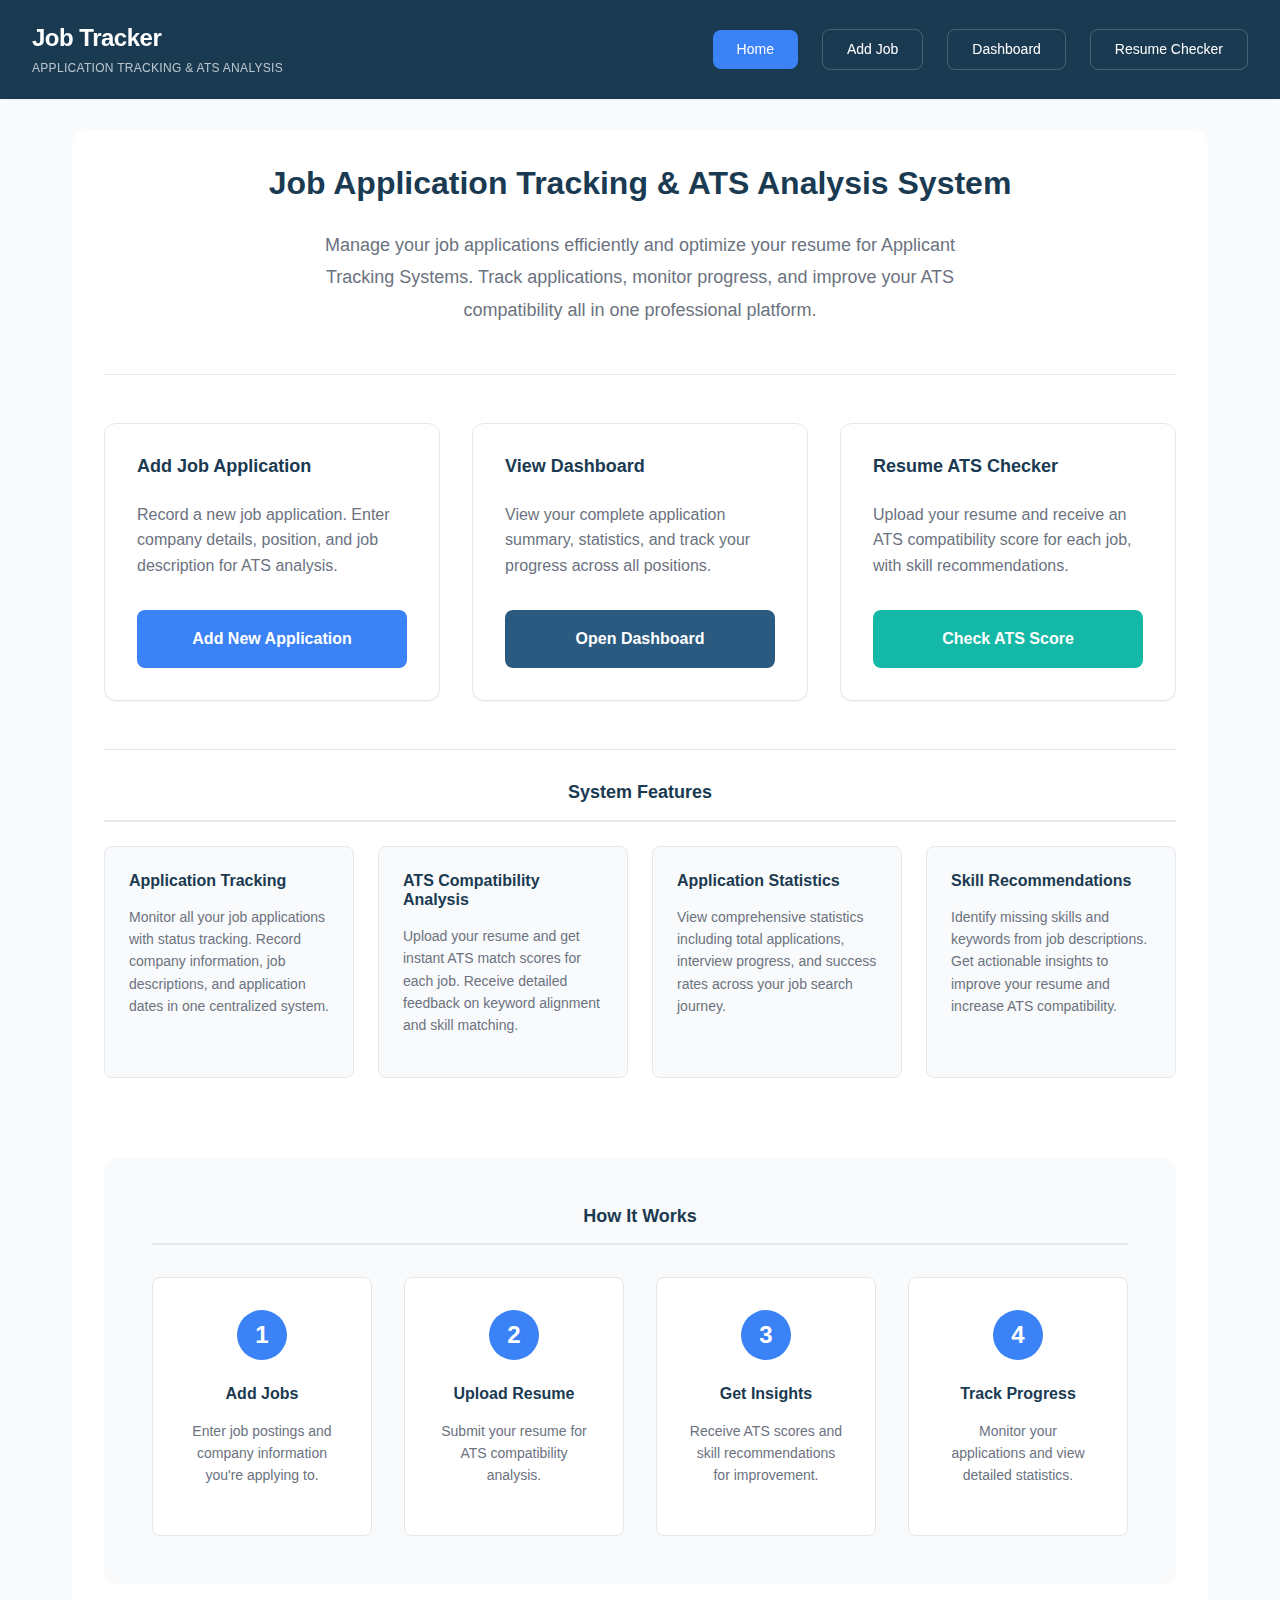
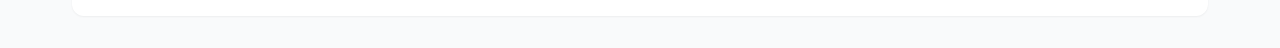
<file: templates/index.html>
<!DOCTYPE html>
<html lang="en">
<head>
    <meta charset="UTF-8">
    <meta name="viewport" content="width=device-width, initial-scale=1.0">
    <title>Job Application Tracking & ATS Analysis System</title>
    <link rel="stylesheet" href="/static/style.css">
</head>
<body>
    <!-- Header Navigation -->
    <header>
        <div class="header-brand">
            <h1 class="brand-name">Job Tracker</h1>
            <p class="brand-tagline">Application Tracking & ATS Analysis</p>
        </div>
        <nav class="header-nav">
            <a href="/" class="btn btn-nav-active">Home</a>
            <a href="/add-job" class="btn btn-nav">Add Job</a>
            <a href="/dashboard" class="btn btn-nav">Dashboard</a>
            <a href="/upload-resume" class="btn btn-nav">Resume Checker</a>
        </nav>
    </header>

    <!-- Main Content -->
    <div class="container">
        <div class="content-wrapper">
            
            <!-- Hero Section -->
            <div class="hero-section">
                <h1 class="hero-title">Job Application Tracking & ATS Analysis System</h1>
                <p class="hero-subtitle">
                    Manage your job applications efficiently and optimize your resume for Applicant Tracking Systems. 
                    Track applications, monitor progress, and improve your ATS compatibility all in one professional platform.
                </p>
            </div>

            <!-- Primary Action Cards -->
            <div class="action-grid">
                
                <!-- Add Job Application Card -->
                <div class="action-card">
                    <div class="action-card-header">
                        <h2>Add Job Application</h2>
                    </div>
                    <p class="action-card-description">
                        Record a new job application. Enter company details, position, and job description for ATS analysis.
                    </p>
                    <a href="/add-job" class="btn btn-action btn-action-primary">
                        Add New Application
                    </a>
                </div>

                <!-- Dashboard Card -->
                <div class="action-card">
                    <div class="action-card-header">
                        <h2>View Dashboard</h2>
                    </div>
                    <p class="action-card-description">
                        View your complete application summary, statistics, and track your progress across all positions.
                    </p>
                    <a href="/dashboard" class="btn btn-action btn-action-secondary">
                        Open Dashboard
                    </a>
                </div>

                <!-- Resume ATS Checker Card -->
                <div class="action-card">
                    <div class="action-card-header">
                        <h2>Resume ATS Checker</h2>
                    </div>
                    <p class="action-card-description">
                        Upload your resume and receive an ATS compatibility score for each job, with skill recommendations.
                    </p>
                    <a href="/upload-resume" class="btn btn-action btn-action-tertiary">
                        Check ATS Score
                    </a>
                </div>

            </div>

            <!-- Features Section -->
            <section class="features-section">
                <h2 class="section-title">System Features</h2>
                
                <div class="features-grid">
                    
                    <div class="feature-card">
                        <h3 class="feature-title">Application Tracking</h3>
                        <p>Monitor all your job applications with status tracking. Record company information, job descriptions, and application dates in one centralized system.</p>
                    </div>

                    <div class="feature-card">
                        <h3 class="feature-title">ATS Compatibility Analysis</h3>
                        <p>Upload your resume and get instant ATS match scores for each job. Receive detailed feedback on keyword alignment and skill matching.</p>
                    </div>

                    <div class="feature-card">
                        <h3 class="feature-title">Application Statistics</h3>
                        <p>View comprehensive statistics including total applications, interview progress, and success rates across your job search journey.</p>
                    </div>

                    <div class="feature-card">
                        <h3 class="feature-title">Skill Recommendations</h3>
                        <p>Identify missing skills and keywords from job descriptions. Get actionable insights to improve your resume and increase ATS compatibility.</p>
                    </div>

                </div>
            </section>

            <!-- How It Works Section -->
            <section class="how-it-works-section">
                <h2 class="section-title">How It Works</h2>
                
                <div class="steps-container">
                    <div class="step">
                        <div class="step-number">1</div>
                        <h3>Add Jobs</h3>
                        <p>Enter job postings and company information you're applying to.</p>
                    </div>
                    <div class="step">
                        <div class="step-number">2</div>
                        <h3>Upload Resume</h3>
                        <p>Submit your resume for ATS compatibility analysis.</p>
                    </div>
                    <div class="step">
                        <div class="step-number">3</div>
                        <h3>Get Insights</h3>
                        <p>Receive ATS scores and skill recommendations for improvement.</p>
                    </div>
                    <div class="step">
                        <div class="step-number">4</div>
                        <h3>Track Progress</h3>
                        <p>Monitor your applications and view detailed statistics.</p>
                    </div>
                </div>
            </section>

        </div>
    </div>

</body>
</html>
</file>
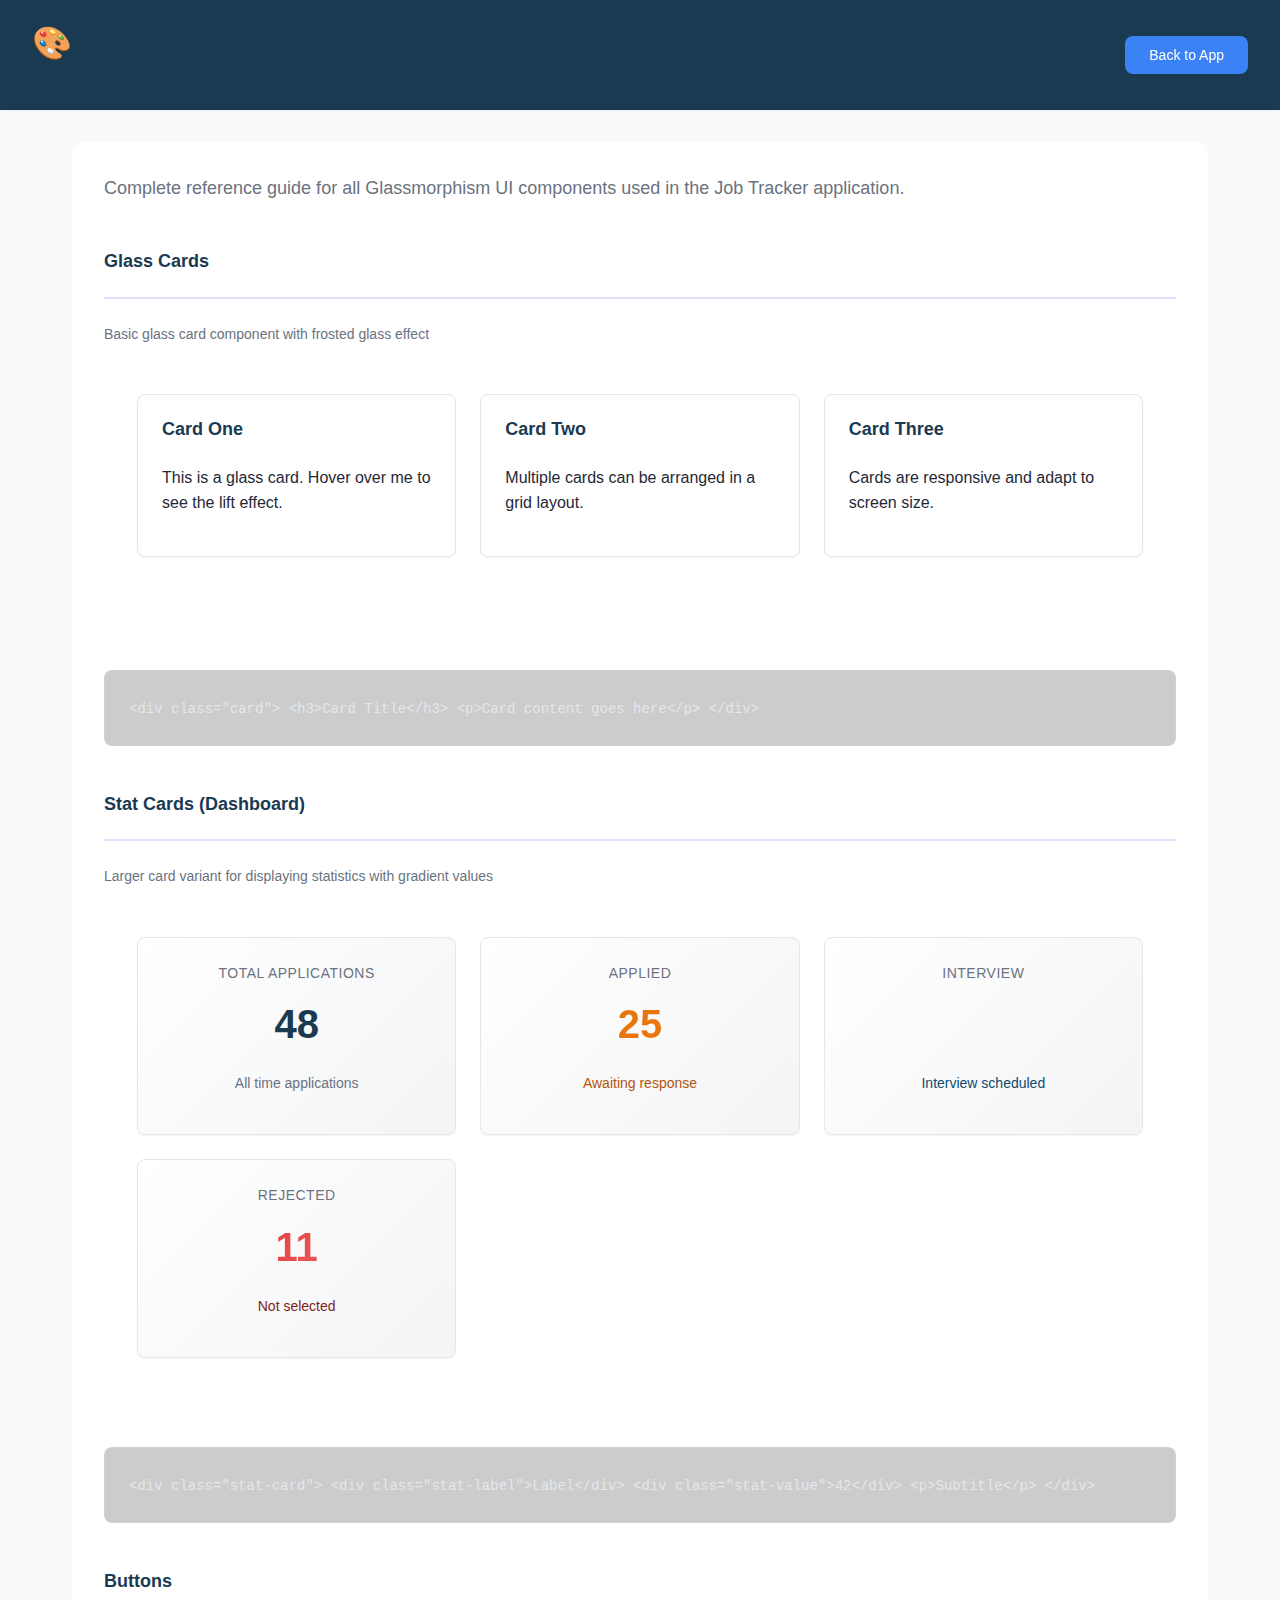
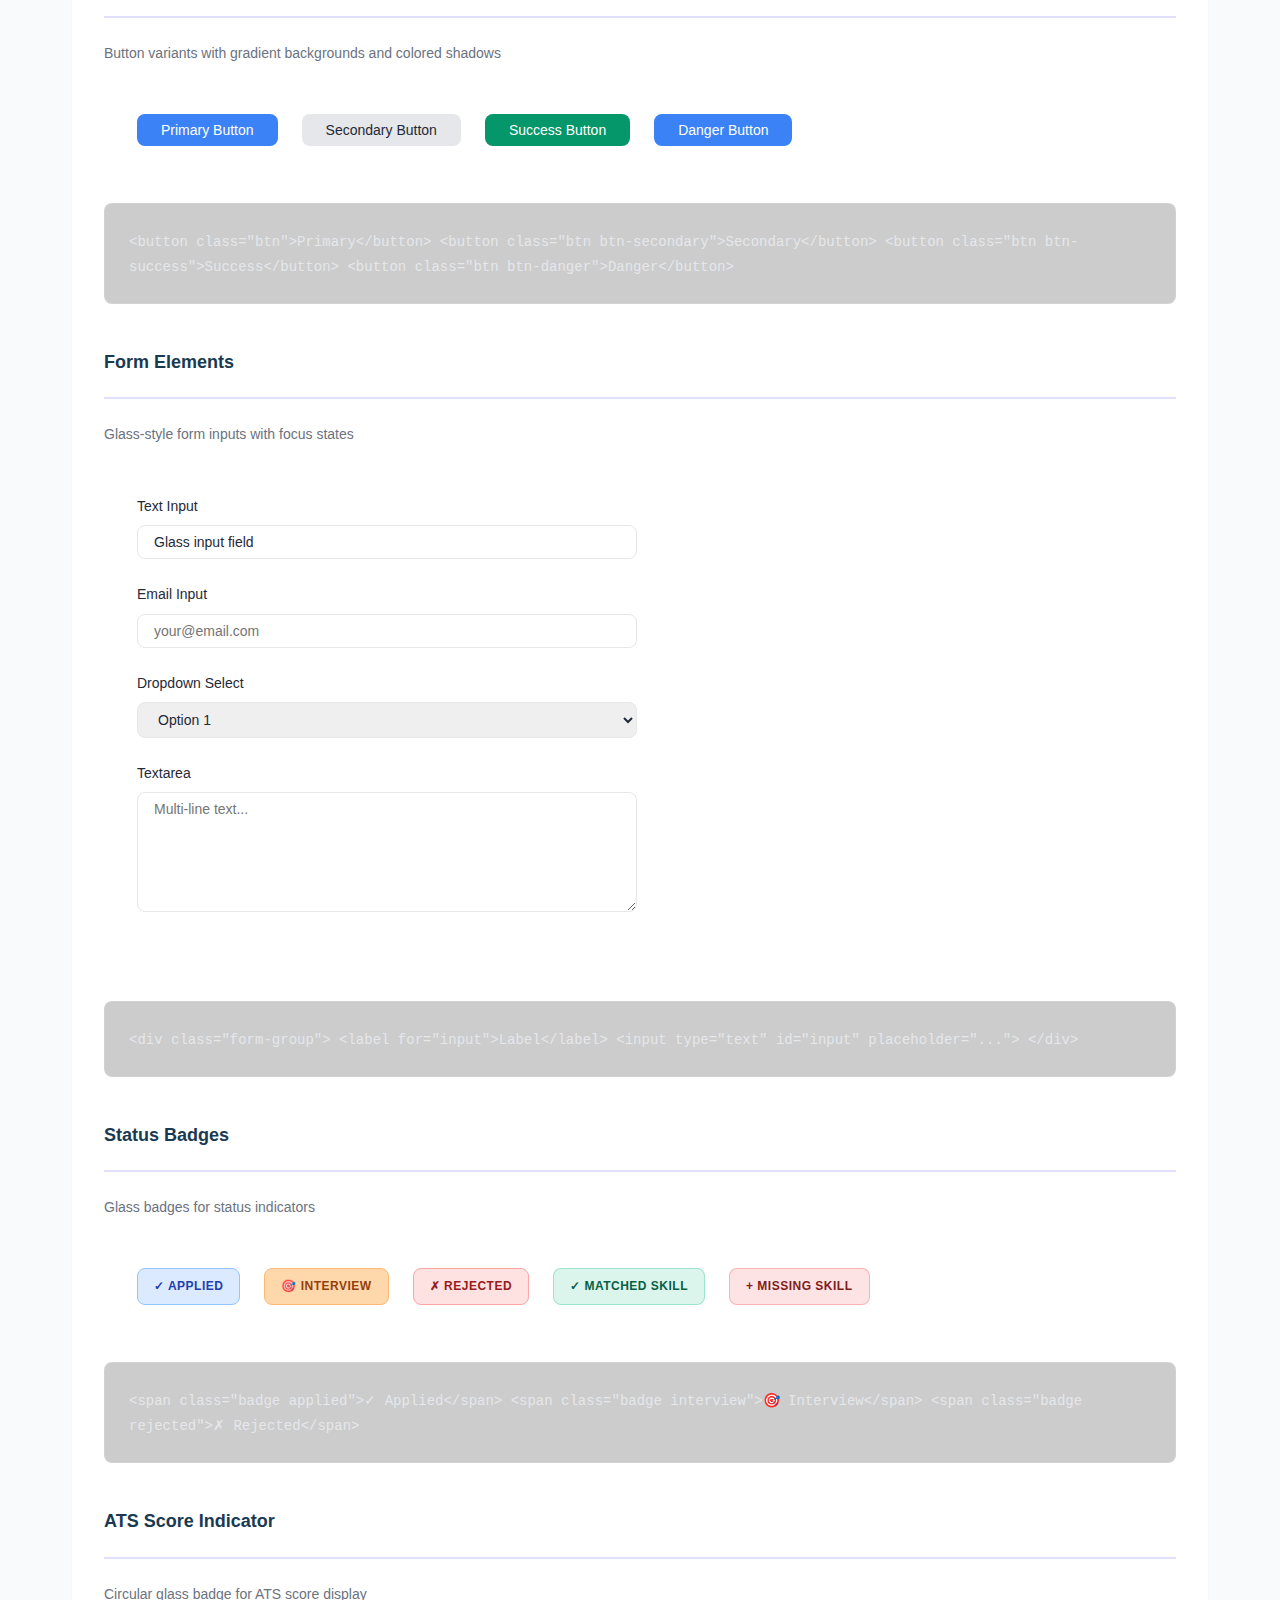
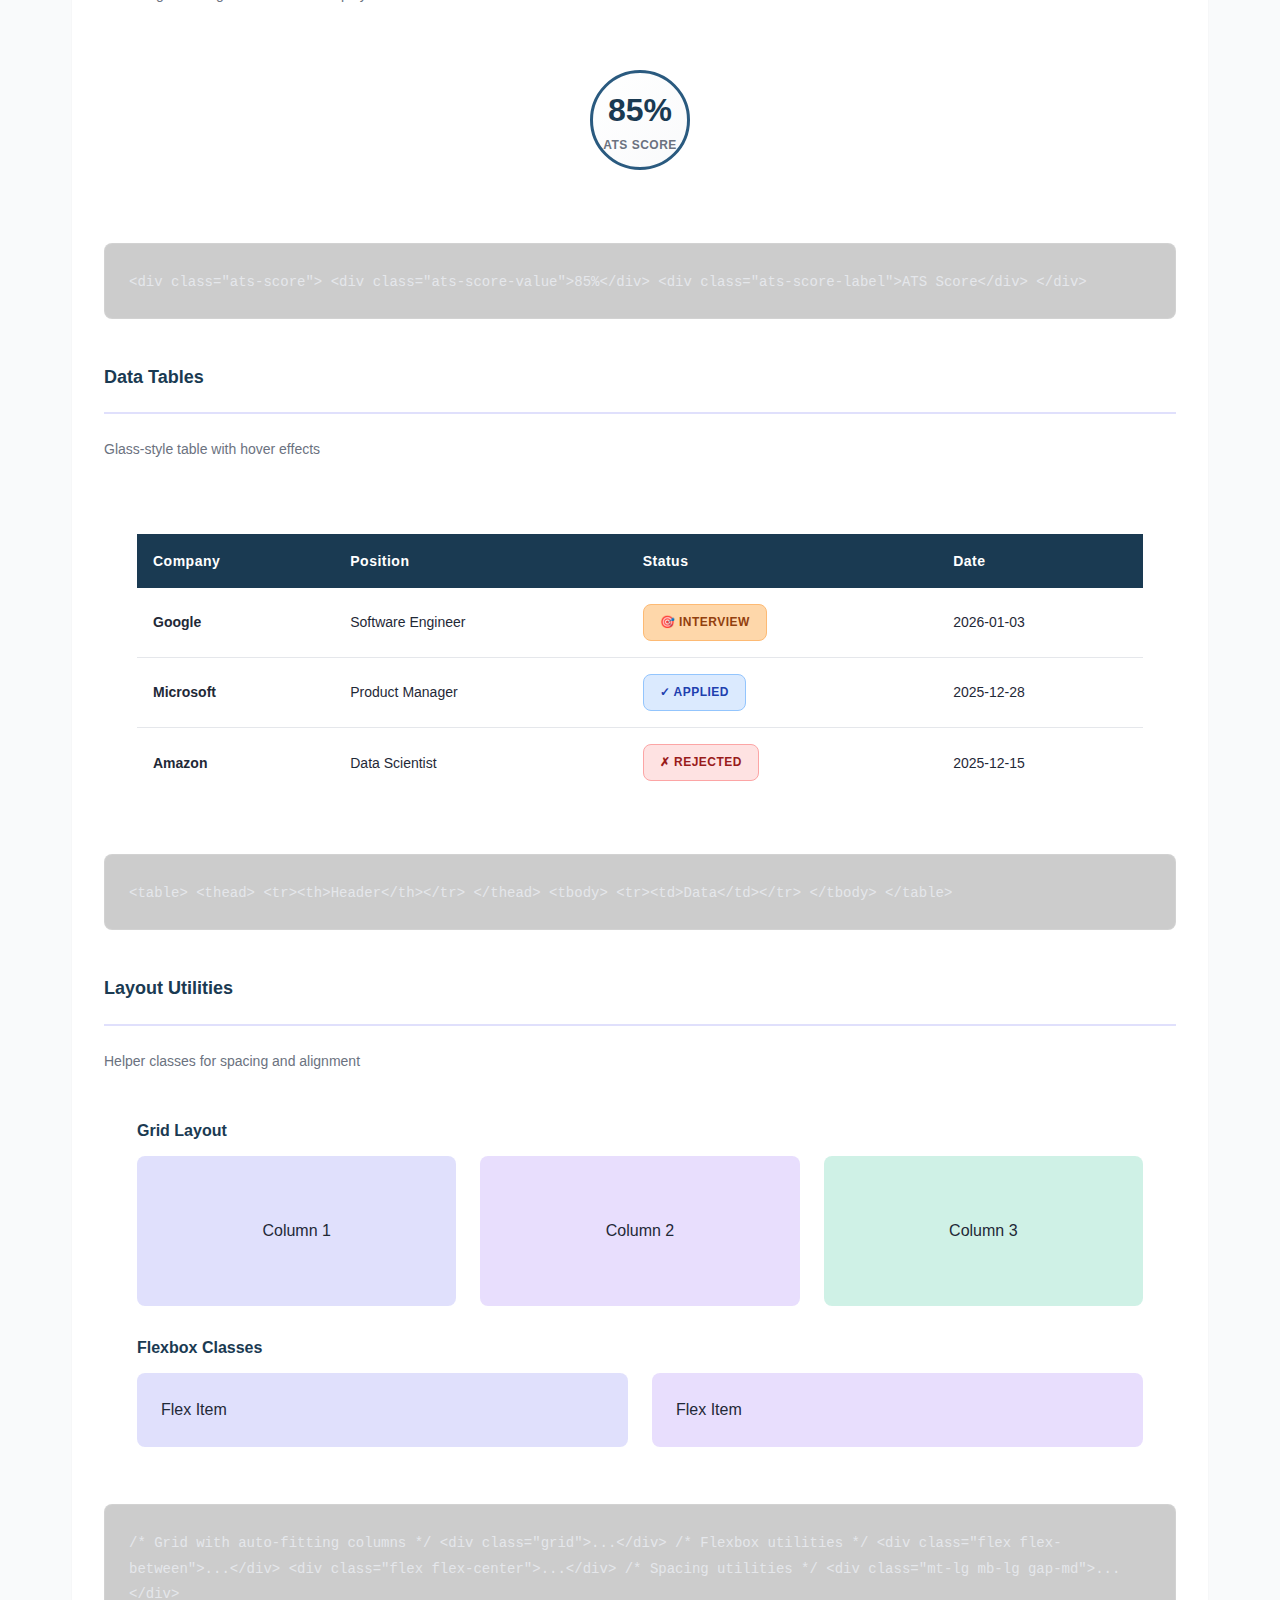
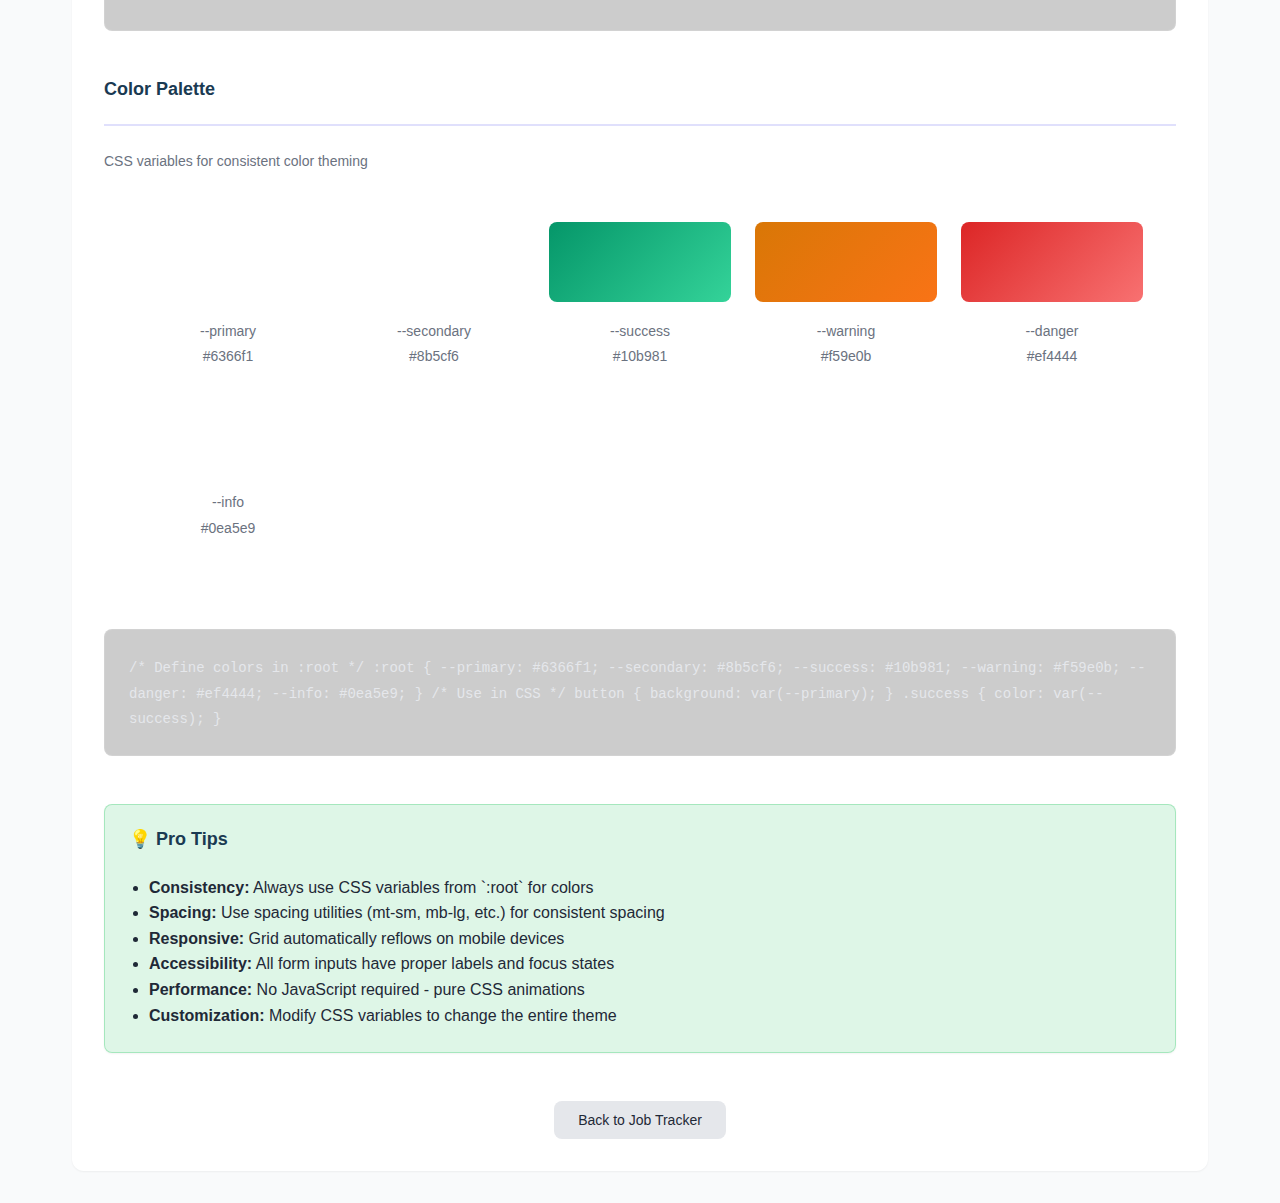
<file: templates/components.html>
<!DOCTYPE html>
<html lang="en">
<head>
    <meta charset="UTF-8">
    <meta name="viewport" content="width=device-width, initial-scale=1.0">
    <title>Glassmorphism Component Reference - Job Tracker</title>
    <link rel="stylesheet" href="/static/style.css">
    <style>
        /* Component showcase styles */
        .component-section {
            margin-bottom: var(--spacing-xl);
        }
        
        .component-title {
            font-size: var(--font-size-lg);
            font-weight: 700;
            margin-bottom: var(--spacing-md);
            padding-bottom: var(--spacing-md);
            border-bottom: 2px solid rgba(99, 102, 241, 0.2);
        }
        
        .component-demo {
            background: rgba(255, 255, 255, 0.05);
            border: 1px dashed rgba(255, 255, 255, 0.2);
            border-radius: 12px;
            padding: var(--spacing-lg);
            margin-bottom: var(--spacing-md);
        }
        
        .component-code {
            background: rgba(0, 0, 0, 0.2);
            border: 1px solid rgba(255, 255, 255, 0.1);
            border-radius: 8px;
            padding: var(--spacing-md);
            overflow-x: auto;
            margin-top: var(--spacing-md);
        }
        
        .component-code code {
            font-family: 'Courier New', monospace;
            font-size: var(--font-size-sm);
            color: #e5e7eb;
            line-height: 1.5;
        }
    </style>
</head>
<body>
    <!-- Header -->
    <header>
        <h1 class="header-title">🎨 Glassmorphism Components</h1>
        <nav class="header-nav">
            <a href="/" class="btn">Back to App</a>
        </nav>
    </header>

    <!-- Main Content -->
    <div class="container">
        <div class="content-wrapper">
            <p class="text-muted" style="font-size: var(--font-size-lg); margin-bottom: var(--spacing-xl);">
                Complete reference guide for all Glassmorphism UI components used in the Job Tracker application.
            </p>

            <!-- ===== CARDS ===== -->
            <div class="component-section">
                <h2 class="component-title">Glass Cards</h2>
                <p class="text-muted">Basic glass card component with frosted glass effect</p>
                
                <div class="component-demo">
                    <div class="grid">
                        <div class="card">
                            <h3>Card One</h3>
                            <p>This is a glass card. Hover over me to see the lift effect.</p>
                        </div>
                        <div class="card">
                            <h3>Card Two</h3>
                            <p>Multiple cards can be arranged in a grid layout.</p>
                        </div>
                        <div class="card">
                            <h3>Card Three</h3>
                            <p>Cards are responsive and adapt to screen size.</p>
                        </div>
                    </div>
                </div>
                
                <div class="component-code">
                    <code>&lt;div class="card"&gt;
    &lt;h3&gt;Card Title&lt;/h3&gt;
    &lt;p&gt;Card content goes here&lt;/p&gt;
&lt;/div&gt;</code>
                </div>
            </div>

            <!-- ===== STAT CARDS ===== -->
            <div class="component-section">
                <h2 class="component-title">Stat Cards (Dashboard)</h2>
                <p class="text-muted">Larger card variant for displaying statistics with gradient values</p>
                
                <div class="component-demo">
                    <div class="grid">
                        <div class="stat-card">
                            <div class="stat-label">Total Applications</div>
                            <div class="stat-value">48</div>
                            <p style="font-size: var(--font-size-sm); margin-top: var(--spacing-sm); color: #6b7280;">
                                All time applications
                            </p>
                        </div>
                        <div class="stat-card">
                            <div class="stat-label">Applied</div>
                            <div class="stat-value" style="background: linear-gradient(135deg, var(--warning), #f97316); -webkit-text-fill-color: transparent; -webkit-background-clip: text; background-clip: text;">25</div>
                            <p style="font-size: var(--font-size-sm); margin-top: var(--spacing-sm); color: #b45309;">
                                Awaiting response
                            </p>
                        </div>
                        <div class="stat-card">
                            <div class="stat-label">Interview</div>
                            <div class="stat-value" style="background: linear-gradient(135deg, var(--info), #06b6d4); -webkit-text-fill-color: transparent; -webkit-background-clip: text; background-clip: text;">12</div>
                            <p style="font-size: var(--font-size-sm); margin-top: var(--spacing-sm); color: #0c4a6e;">
                                Interview scheduled
                            </p>
                        </div>
                        <div class="stat-card">
                            <div class="stat-label">Rejected</div>
                            <div class="stat-value" style="background: linear-gradient(135deg, var(--danger), #f87171); -webkit-text-fill-color: transparent; -webkit-background-clip: text; background-clip: text;">11</div>
                            <p style="font-size: var(--font-size-sm); margin-top: var(--spacing-sm); color: #7f1d1d;">
                                Not selected
                            </p>
                        </div>
                    </div>
                </div>
                
                <div class="component-code">
                    <code>&lt;div class="stat-card"&gt;
    &lt;div class="stat-label"&gt;Label&lt;/div&gt;
    &lt;div class="stat-value"&gt;42&lt;/div&gt;
    &lt;p&gt;Subtitle&lt;/p&gt;
&lt;/div&gt;</code>
                </div>
            </div>

            <!-- ===== BUTTONS ===== -->
            <div class="component-section">
                <h2 class="component-title">Buttons</h2>
                <p class="text-muted">Button variants with gradient backgrounds and colored shadows</p>
                
                <div class="component-demo">
                    <div style="display: flex; gap: var(--spacing-md); flex-wrap: wrap;">
                        <button class="btn">Primary Button</button>
                        <button class="btn btn-secondary">Secondary Button</button>
                        <button class="btn btn-success">Success Button</button>
                        <button class="btn btn-danger">Danger Button</button>
                    </div>
                </div>
                
                <div class="component-code">
                    <code>&lt;button class="btn"&gt;Primary&lt;/button&gt;
&lt;button class="btn btn-secondary"&gt;Secondary&lt;/button&gt;
&lt;button class="btn btn-success"&gt;Success&lt;/button&gt;
&lt;button class="btn btn-danger"&gt;Danger&lt;/button&gt;</code>
                </div>
            </div>

            <!-- ===== FORMS ===== -->
            <div class="component-section">
                <h2 class="component-title">Form Elements</h2>
                <p class="text-muted">Glass-style form inputs with focus states</p>
                
                <div class="component-demo">
                    <form style="max-width: 500px;">
                        <div class="form-group">
                            <label for="example-text">Text Input</label>
                            <input type="text" id="example-text" placeholder="Enter text..." value="Glass input field">
                        </div>
                        
                        <div class="form-group">
                            <label for="example-email">Email Input</label>
                            <input type="email" id="example-email" placeholder="your@email.com">
                        </div>
                        
                        <div class="form-group">
                            <label for="example-select">Dropdown Select</label>
                            <select id="example-select">
                                <option>Option 1</option>
                                <option>Option 2</option>
                                <option>Option 3</option>
                            </select>
                        </div>
                        
                        <div class="form-group">
                            <label for="example-textarea">Textarea</label>
                            <textarea id="example-textarea" placeholder="Multi-line text..."></textarea>
                        </div>
                    </form>
                </div>
                
                <div class="component-code">
                    <code>&lt;div class="form-group"&gt;
    &lt;label for="input"&gt;Label&lt;/label&gt;
    &lt;input type="text" id="input" placeholder="..."&gt;
&lt;/div&gt;</code>
                </div>
            </div>

            <!-- ===== BADGES ===== -->
            <div class="component-section">
                <h2 class="component-title">Status Badges</h2>
                <p class="text-muted">Glass badges for status indicators</p>
                
                <div class="component-demo">
                    <div style="display: flex; gap: var(--spacing-md); flex-wrap: wrap; align-items: center;">
                        <span class="badge applied">✓ Applied</span>
                        <span class="badge interview">🎯 Interview</span>
                        <span class="badge rejected">✗ Rejected</span>
                        <span class="badge" style="background: rgba(16, 185, 129, 0.15); border-color: rgba(16, 185, 129, 0.3); color: #065f46;">✓ Matched Skill</span>
                        <span class="badge" style="background: rgba(239, 68, 68, 0.15); border-color: rgba(239, 68, 68, 0.3); color: #7f1d1d;">+ Missing Skill</span>
                    </div>
                </div>
                
                <div class="component-code">
                    <code>&lt;span class="badge applied"&gt;✓ Applied&lt;/span&gt;
&lt;span class="badge interview"&gt;🎯 Interview&lt;/span&gt;
&lt;span class="badge rejected"&gt;✗ Rejected&lt;/span&gt;</code>
                </div>
            </div>

            <!-- ===== ATS SCORE ===== -->
            <div class="component-section">
                <h2 class="component-title">ATS Score Indicator</h2>
                <p class="text-muted">Circular glass badge for ATS score display</p>
                
                <div class="component-demo flex-center" style="padding: var(--spacing-xl);">
                    <div class="ats-score">
                        <div class="ats-score-value">85%</div>
                        <div class="ats-score-label">ATS Score</div>
                    </div>
                </div>
                
                <div class="component-code">
                    <code>&lt;div class="ats-score"&gt;
    &lt;div class="ats-score-value"&gt;85%&lt;/div&gt;
    &lt;div class="ats-score-label"&gt;ATS Score&lt;/div&gt;
&lt;/div&gt;</code>
                </div>
            </div>

            <!-- ===== TABLES ===== -->
            <div class="component-section">
                <h2 class="component-title">Data Tables</h2>
                <p class="text-muted">Glass-style table with hover effects</p>
                
                <div class="component-demo">
                    <table>
                        <thead>
                            <tr>
                                <th>Company</th>
                                <th>Position</th>
                                <th>Status</th>
                                <th>Date</th>
                            </tr>
                        </thead>
                        <tbody>
                            <tr>
                                <td><strong>Google</strong></td>
                                <td>Software Engineer</td>
                                <td><span class="badge interview">🎯 Interview</span></td>
                                <td>2026-01-03</td>
                            </tr>
                            <tr>
                                <td><strong>Microsoft</strong></td>
                                <td>Product Manager</td>
                                <td><span class="badge applied">✓ Applied</span></td>
                                <td>2025-12-28</td>
                            </tr>
                            <tr>
                                <td><strong>Amazon</strong></td>
                                <td>Data Scientist</td>
                                <td><span class="badge rejected">✗ Rejected</span></td>
                                <td>2025-12-15</td>
                            </tr>
                        </tbody>
                    </table>
                </div>
                
                <div class="component-code">
                    <code>&lt;table&gt;
    &lt;thead&gt;
        &lt;tr&gt;&lt;th&gt;Header&lt;/th&gt;&lt;/tr&gt;
    &lt;/thead&gt;
    &lt;tbody&gt;
        &lt;tr&gt;&lt;td&gt;Data&lt;/td&gt;&lt;/tr&gt;
    &lt;/tbody&gt;
&lt;/table&gt;</code>
                </div>
            </div>

            <!-- ===== LAYOUT UTILITIES ===== -->
            <div class="component-section">
                <h2 class="component-title">Layout Utilities</h2>
                <p class="text-muted">Helper classes for spacing and alignment</p>
                
                <div class="component-demo">
                    <div style="margin-bottom: var(--spacing-lg);">
                        <h4 style="margin-bottom: var(--spacing-sm);">Grid Layout</h4>
                        <div class="grid" style="min-height: 150px;">
                            <div style="background: rgba(99, 102, 241, 0.2); padding: var(--spacing-md); border-radius: 8px; display: flex; align-items: center; justify-content: center;">Column 1</div>
                            <div style="background: rgba(139, 92, 246, 0.2); padding: var(--spacing-md); border-radius: 8px; display: flex; align-items: center; justify-content: center;">Column 2</div>
                            <div style="background: rgba(16, 185, 129, 0.2); padding: var(--spacing-md); border-radius: 8px; display: flex; align-items: center; justify-content: center;">Column 3</div>
                        </div>
                    </div>
                    
                    <div>
                        <h4 style="margin-bottom: var(--spacing-sm);">Flexbox Classes</h4>
                        <div style="display: flex; gap: var(--spacing-md);">
                            <div style="flex: 1; background: rgba(99, 102, 241, 0.2); padding: var(--spacing-md); border-radius: 8px;">Flex Item</div>
                            <div style="flex: 1; background: rgba(139, 92, 246, 0.2); padding: var(--spacing-md); border-radius: 8px;">Flex Item</div>
                        </div>
                    </div>
                </div>
                
                <div class="component-code">
                    <code>/* Grid with auto-fitting columns */
&lt;div class="grid"&gt;...&lt;/div&gt;

/* Flexbox utilities */
&lt;div class="flex flex-between"&gt;...&lt;/div&gt;
&lt;div class="flex flex-center"&gt;...&lt;/div&gt;

/* Spacing utilities */
&lt;div class="mt-lg mb-lg gap-md"&gt;...&lt;/div&gt;</code>
                </div>
            </div>

            <!-- ===== COLOR PALETTE ===== -->
            <div class="component-section">
                <h2 class="component-title">Color Palette</h2>
                <p class="text-muted">CSS variables for consistent color theming</p>
                
                <div class="component-demo">
                    <div class="grid" style="grid-template-columns: repeat(auto-fit, minmax(150px, 1fr));">
                        <div style="text-align: center;">
                            <div style="width: 100%; height: 80px; background: linear-gradient(135deg, var(--primary), var(--primary-light)); border-radius: 8px; margin-bottom: var(--spacing-sm);"></div>
                            <small class="text-muted">--primary<br>#6366f1</small>
                        </div>
                        <div style="text-align: center;">
                            <div style="width: 100%; height: 80px; background: linear-gradient(135deg, var(--secondary), #a78bfa); border-radius: 8px; margin-bottom: var(--spacing-sm);"></div>
                            <small class="text-muted">--secondary<br>#8b5cf6</small>
                        </div>
                        <div style="text-align: center;">
                            <div style="width: 100%; height: 80px; background: linear-gradient(135deg, var(--success), #34d399); border-radius: 8px; margin-bottom: var(--spacing-sm);"></div>
                            <small class="text-muted">--success<br>#10b981</small>
                        </div>
                        <div style="text-align: center;">
                            <div style="width: 100%; height: 80px; background: linear-gradient(135deg, var(--warning), #f97316); border-radius: 8px; margin-bottom: var(--spacing-sm);"></div>
                            <small class="text-muted">--warning<br>#f59e0b</small>
                        </div>
                        <div style="text-align: center;">
                            <div style="width: 100%; height: 80px; background: linear-gradient(135deg, var(--danger), #f87171); border-radius: 8px; margin-bottom: var(--spacing-sm);"></div>
                            <small class="text-muted">--danger<br>#ef4444</small>
                        </div>
                        <div style="text-align: center;">
                            <div style="width: 100%; height: 80px; background: linear-gradient(135deg, var(--info), #06b6d4); border-radius: 8px; margin-bottom: var(--spacing-sm);"></div>
                            <small class="text-muted">--info<br>#0ea5e9</small>
                        </div>
                    </div>
                </div>
                
                <div class="component-code">
                    <code>/* Define colors in :root */
:root {
    --primary: #6366f1;
    --secondary: #8b5cf6;
    --success: #10b981;
    --warning: #f59e0b;
    --danger: #ef4444;
    --info: #0ea5e9;
}

/* Use in CSS */
button { background: var(--primary); }
.success { color: var(--success); }</code>
                </div>
            </div>

            <!-- ===== TIPS ===== -->
            <div class="component-section">
                <div class="card" style="background: rgba(34, 197, 94, 0.15); border-color: rgba(34, 197, 94, 0.3);">
                    <h3>💡 Pro Tips</h3>
                    <ul style="margin: 0; padding-left: 20px;">
                        <li><strong>Consistency:</strong> Always use CSS variables from `:root` for colors</li>
                        <li><strong>Spacing:</strong> Use spacing utilities (mt-sm, mb-lg, etc.) for consistent spacing</li>
                        <li><strong>Responsive:</strong> Grid automatically reflows on mobile devices</li>
                        <li><strong>Accessibility:</strong> All form inputs have proper labels and focus states</li>
                        <li><strong>Performance:</strong> No JavaScript required - pure CSS animations</li>
                        <li><strong>Customization:</strong> Modify CSS variables to change the entire theme</li>
                    </ul>
                </div>
            </div>

            <!-- ===== BACK BUTTON ===== -->
            <div style="margin-top: var(--spacing-xl); text-align: center;">
                <a href="/" class="btn btn-secondary">Back to Job Tracker</a>
            </div>
        </div>
    </div>
</body>
</html>
</file>
<file: static/style.css>
/* ================================================================
   CORPORATE HR PORTAL - PROFESSIONAL STYLING
   Clean, minimal, corporate design for professional hiring platforms
   ================================================================ */

/* ================================================================
   ROOT VARIABLES & GLOBAL STYLES
   ================================================================ */

:root {
    /* Professional Color Palette */
    --primary-navy: #1a3a52;          /* Deep navy blue - professional, trustworthy */
    --primary-light: #2a5a7f;         /* Lighter navy for accents */
    --accent-blue: #3b82f6;           /* Soft professional blue */
    --accent-teal: #14b8a6;           /* Subtle teal accent */
    --success: #059669;               /* Professional green */
    --warning: #d97706;               /* Professional amber */
    --danger: #dc2626;                /* Professional red */
    
    --white: #ffffff;
    --light-grey: #f9fafb;            /* Very light grey background */
    --medium-grey: #e5e7eb;           /* Medium grey for borders */
    --dark-grey: #6b7280;             /* Dark grey for secondary text */
    --text-dark: #1f2937;             /* Dark grey-black for body text */
    
    /* Spacing System */
    --spacing-xs: 0.5rem;             /* 8px */
    --spacing-sm: 1rem;               /* 16px */
    --spacing-md: 1.5rem;             /* 24px */
    --spacing-lg: 2rem;               /* 32px */
    --spacing-xl: 3rem;               /* 48px */
    
    /* Typography */
    --font-family-main: 'Segoe UI', Tahoma, Geneva, Verdana, sans-serif;
    --font-size-xs: 0.75rem;          /* 12px */
    --font-size-sm: 0.875rem;         /* 14px */
    --font-size-base: 1rem;           /* 16px */
    --font-size-lg: 1.125rem;         /* 18px */
    --font-size-xl: 1.5rem;           /* 24px */
    --font-size-2xl: 2rem;            /* 32px */
    
    --font-weight-normal: 400;
    --font-weight-medium: 500;
    --font-weight-semibold: 600;
    --font-weight-bold: 700;
    
    /* Border & Radius */
    --border-radius-sm: 4px;
    --border-radius-md: 8px;
    --border-radius-lg: 12px;
    
    /* Shadows */
    --shadow-sm: 0 1px 2px 0 rgba(0, 0, 0, 0.05);
    --shadow-md: 0 4px 6px -1px rgba(0, 0, 0, 0.1);
    --shadow-lg: 0 10px 15px -3px rgba(0, 0, 0, 0.1);
}

/* ================================================================
   BASE STYLES
   ================================================================ */

* {
    margin: 0;
    padding: 0;
    box-sizing: border-box;
}

html {
    scroll-behavior: smooth;
}


body {
    font-family: var(--font-family-main);
    font-size: var(--font-size-base);
    line-height: 1.6;
    color: var(--text-dark);
    background-color: var(--light-grey);
}

/* ================================================================
   HEADER / NAVIGATION
   ================================================================ */

header {
    background-color: var(--primary-navy);
    color: var(--white);
    padding: var(--spacing-md) var(--spacing-lg);
    position: sticky;
    top: 0;
    z-index: 1000;
    box-shadow: var(--shadow-sm);
    display: flex;
    justify-content: space-between;
    align-items: center;
    gap: var(--spacing-lg);
}

/* Brand Section (Left Side) */
.header-brand {
    display: flex;
    flex-direction: column;
    gap: var(--spacing-xs);
    min-width: fit-content;
}

.brand-name {
    font-size: var(--font-size-xl);
    font-weight: var(--font-weight-bold);
    margin: 0;
    letter-spacing: -0.5px;
    color: var(--white);
    line-height: 1.2;
}

.brand-tagline {
    font-size: var(--font-size-xs);
    font-weight: var(--font-weight-normal);
    margin: 0;
    color: rgba(255, 255, 255, 0.7);
    letter-spacing: 0.3px;
    text-transform: uppercase;
    line-height: 1.2;
}

/* Navigation Section (Right Side) */
.header-nav {
    display: flex;
    gap: var(--spacing-md);
    flex-wrap: wrap;
    align-items: center;
    margin: 0;
    margin-left: auto;
}

/* ================================================================
   BUTTONS
   ================================================================ */

.btn {
    display: inline-block;
    padding: var(--spacing-xs) var(--spacing-md);
    font-size: var(--font-size-sm);
    font-weight: var(--font-weight-medium);
    border: none;
    border-radius: var(--border-radius-md);
    cursor: pointer;
    text-decoration: none;
    transition: all 0.2s ease;
    text-align: center;
}

/* Primary Button */
.btn {
    background-color: var(--accent-blue);
    color: var(--white);
}

.btn:hover {
    background-color: #2563eb;
    box-shadow: var(--shadow-md);
}

.btn:active {
    transform: translateY(1px);
}

/* Secondary Button */
.btn-secondary {
    background-color: var(--medium-grey);
    color: var(--text-dark);
}

.btn-secondary:hover {
    background-color: #d1d5db;
}

/* Success Button */
.btn-success {
    background-color: var(--success);
    color: var(--white);
}

.btn-success:hover {
    background-color: #047857;
}

/* Navigation Buttons (Header) */
.btn-nav {
    background-color: transparent;
    color: var(--white);
    border: 1px solid rgba(255, 255, 255, 0.2);
    padding: var(--spacing-xs) var(--spacing-md);
}

.btn-nav:hover {
    background-color: rgba(255, 255, 255, 0.1);
    border-color: rgba(255, 255, 255, 0.4);
}

.btn-nav-active {
    background-color: var(--accent-blue);
    color: var(--white);
    border: none;
}

.btn-nav-active:hover {
    background-color: #2563eb;
    box-shadow: var(--shadow-md);
}

/* Action Buttons (Home Page) */
.btn-action {
    display: block;
    width: 100%;
    padding: var(--spacing-sm) var(--spacing-md);
    font-size: var(--font-size-base);
    font-weight: var(--font-weight-semibold);
    border: none;
    border-radius: var(--border-radius-md);
    cursor: pointer;
    text-decoration: none;
    transition: all 0.3s ease;
    text-align: center;
}

.btn-action-primary {
    background-color: var(--accent-blue);
    color: var(--white);
}

.btn-action-primary:hover {
    background-color: #2563eb;
    box-shadow: var(--shadow-md);
    transform: translateY(-2px);
}

.btn-action-secondary {
    background-color: var(--primary-light);
    color: var(--white);
}

.btn-action-secondary:hover {
    background-color: #1e3a52;
    box-shadow: var(--shadow-md);
    transform: translateY(-2px);
}

.btn-action-tertiary {
    background-color: var(--accent-teal);
    color: var(--white);
}

.btn-action-tertiary:hover {
    background-color: #0d9488;
    box-shadow: var(--shadow-md);
    transform: translateY(-2px);
}

/* ================================================================
   HOME PAGE STYLES
   ================================================================ */

.hero-section {
    text-align: center;
    margin-bottom: var(--spacing-xl);
    padding-bottom: var(--spacing-xl);
    border-bottom: 1px solid var(--medium-grey);
}

.hero-title {
    font-size: var(--font-size-2xl);
    font-weight: var(--font-weight-bold);
    color: var(--primary-navy);
    margin-bottom: var(--spacing-md);
    line-height: 1.3;
}

.hero-subtitle {
    font-size: var(--font-size-lg);
    color: var(--dark-grey);
    line-height: 1.8;
    max-width: 700px;
    margin: 0 auto;
    font-weight: var(--font-weight-normal);
}

/* Action Grid - Three Main Cards */
.action-grid {
    display: grid;
    grid-template-columns: repeat(auto-fit, minmax(300px, 1fr));
    gap: var(--spacing-lg);
    margin-bottom: var(--spacing-xl);
}

.action-card {
    background-color: var(--white);
    border: 1px solid var(--medium-grey);
    border-radius: var(--border-radius-lg);
    padding: var(--spacing-lg);
    box-shadow: var(--shadow-sm);
    transition: all 0.3s ease;
    display: flex;
    flex-direction: column;
}

.action-card:hover {
    box-shadow: var(--shadow-lg);
    border-color: var(--accent-blue);
    transform: translateY(-4px);
}

.action-card-header {
    margin-bottom: var(--spacing-md);
}

.action-card-header h2 {
    font-size: var(--font-size-lg);
    font-weight: var(--font-weight-bold);
    color: var(--primary-navy);
    border: none;
    padding: 0;
    margin: 0;
}

.action-card-description {
    color: var(--dark-grey);
    font-size: var(--font-size-base);
    line-height: 1.6;
    margin-bottom: var(--spacing-lg);
    flex-grow: 1;
}

.btn-action {
    margin-top: auto;
}

/* Features Section */
.features-section {
    margin-bottom: var(--spacing-xl);
    padding: var(--spacing-lg) 0;
    border-top: 1px solid var(--medium-grey);
}

.section-title {
    font-size: var(--font-size-xl);
    font-weight: var(--font-weight-bold);
    color: var(--primary-navy);
    margin-bottom: var(--spacing-lg);
    text-align: center;
}

.features-grid {
    display: grid;
    grid-template-columns: repeat(auto-fit, minmax(250px, 1fr));
    gap: var(--spacing-md);
}

.feature-card {
    background-color: var(--light-grey);
    border: 1px solid var(--medium-grey);
    border-radius: var(--border-radius-md);
    padding: var(--spacing-md);
    transition: all 0.3s ease;
}

.feature-card:hover {
    background-color: var(--white);
    border-color: var(--accent-blue);
    box-shadow: var(--shadow-sm);
}

.feature-title {
    font-size: var(--font-size-base);
    font-weight: var(--font-weight-bold);
    color: var(--primary-navy);
    margin-bottom: var(--spacing-sm);
}

.feature-card p {
    color: var(--dark-grey);
    font-size: var(--font-size-sm);
    line-height: 1.6;
}

/* How It Works Section */
.how-it-works-section {
    background-color: var(--light-grey);
    border-radius: var(--border-radius-lg);
    padding: var(--spacing-xl);
    margin-top: var(--spacing-xl);
}

.steps-container {
    display: grid;
    grid-template-columns: repeat(auto-fit, minmax(200px, 1fr));
    gap: var(--spacing-lg);
    margin-top: var(--spacing-lg);
}

.step {
    text-align: center;
    background-color: var(--white);
    padding: var(--spacing-lg);
    border-radius: var(--border-radius-md);
    border: 1px solid var(--medium-grey);
    transition: all 0.3s ease;
}

.step:hover {
    box-shadow: var(--shadow-md);
    border-color: var(--accent-blue);
}

.step-number {
    width: 50px;
    height: 50px;
    border-radius: 50%;
    background-color: var(--accent-blue);
    color: var(--white);
    font-size: var(--font-size-xl);
    font-weight: var(--font-weight-bold);
    display: flex;
    align-items: center;
    justify-content: center;
    margin: 0 auto var(--spacing-md);
}

.step h3 {
    font-size: var(--font-size-base);
    color: var(--primary-navy);
    margin-bottom: var(--spacing-sm);
    border: none;
}

.step p {
    font-size: var(--font-size-sm);
    color: var(--dark-grey);
    line-height: 1.6;
}

/* ================================================================
   PAGE-SPECIFIC STYLES (All Pages)
   ================================================================ */

.page-title {
    font-size: var(--font-size-2xl);
    font-weight: var(--font-weight-bold);
    color: var(--primary-navy);
    margin-bottom: var(--spacing-sm);
    border: none;
}

.page-subtitle {
    font-size: var(--font-size-lg);
    color: var(--dark-grey);
    line-height: 1.6;
    margin-bottom: var(--spacing-xl);
}

/* ================================================================
   FORM STYLES (Add Job & Resume Pages)
   ================================================================ */

.form-card {
    background-color: var(--white);
    border: 1px solid var(--medium-grey);
    border-radius: var(--border-radius-lg);
    padding: var(--spacing-lg);
    margin-bottom: var(--spacing-xl);
    max-width: 700px;
    margin-left: auto;
    margin-right: auto;
}

.form-title {
    font-size: var(--font-size-xl);
    font-weight: var(--font-weight-bold);
    color: var(--primary-navy);
    margin-bottom: var(--spacing-lg);
    border: none;
}

.required {
    color: var(--danger);
}

.form-hint {
    font-size: var(--font-size-sm);
    color: var(--dark-grey);
    margin-top: var(--spacing-xs);
}

.form-actions {
    display: flex;
    gap: var(--spacing-md);
    margin-top: var(--spacing-lg);
}

@media (max-width: 768px) {
    header {
        flex-direction: column;
        align-items: flex-start;
        gap: var(--spacing-md);
        padding: var(--spacing-md) var(--spacing-sm);
    }

    .header-brand {
        width: 100%;
    }

    .brand-name {
        font-size: var(--font-size-lg);
    }

    .brand-tagline {
        font-size: var(--font-size-xs);
    }

    .header-nav {
        width: 100%;
        margin-left: 0;
        justify-content: center;
    }

    .form-actions {
        flex-direction: column;
    }
}

/* ================================================================
   DASHBOARD STYLES
   ================================================================ */

.stat-grid {
    display: grid;
    grid-template-columns: repeat(auto-fit, minmax(200px, 1fr));
    gap: var(--spacing-lg);
    margin-bottom: var(--spacing-xl);
}

.stat-card {
    background: linear-gradient(135deg, var(--white) 0%, #f3f4f6 100%);
    border: 1px solid var(--medium-grey);
    border-radius: var(--border-radius-md);
    padding: var(--spacing-lg);
    text-align: center;
    box-shadow: var(--shadow-sm);
    transition: all 0.3s ease;
}

.stat-card:hover {
    box-shadow: var(--shadow-md);
    border-color: var(--accent-blue);
    transform: translateY(-2px);
}

.stat-label {
    font-size: var(--font-size-sm);
    color: var(--dark-grey);
    font-weight: var(--font-weight-medium);
    text-transform: uppercase;
    letter-spacing: 0.5px;
    margin-bottom: var(--spacing-xs);
}

.stat-value {
    font-size: 2.5rem;
    font-weight: var(--font-weight-bold);
    color: var(--primary-navy);
}

.table-card {
    background-color: var(--white);
    border: 1px solid var(--medium-grey);
    border-radius: var(--border-radius-lg);
    padding: var(--spacing-lg);
    margin-bottom: var(--spacing-xl);
    overflow: hidden;
}

/* ATS Score Badge in Table */
.ats-score-badge {
    display: inline-flex;
    align-items: center;
    justify-content: center;
    width: 50px;
    height: 50px;
    border-radius: 50%;
    font-weight: var(--font-weight-bold);
    font-size: var(--font-size-sm);
    border: 2px solid;
}

.ats-score-badge.excellent {
    background-color: rgba(5, 150, 105, 0.1);
    border-color: rgba(5, 150, 105, 0.3);
    color: var(--success);
}

.ats-score-badge.good {
    background-color: rgba(217, 119, 6, 0.1);
    border-color: rgba(217, 119, 6, 0.3);
    color: var(--warning);
}

.ats-score-badge.poor {
    background-color: rgba(220, 38, 38, 0.1);
    border-color: rgba(220, 38, 38, 0.3);
    color: var(--danger);
}

.btn-small {
    background-color: var(--accent-blue);
    color: var(--white);
    border: none;
}

.btn-small:hover {
    background-color: #2563eb;
    box-shadow: var(--shadow-sm);
}

.empty-state {
    text-align: center;
    padding: var(--spacing-xl);
    background-color: var(--light-grey);
    border-radius: var(--border-radius-lg);
}

.empty-state h2 {
    color: var(--primary-navy);
    border: none;
}

.empty-state p {
    color: var(--dark-grey);
    margin-bottom: var(--spacing-lg);
}

.score-indicator {
    width: 50px;
    height: 50px;
    border-radius: 50%;
    display: flex;
    align-items: center;
    justify-content: center;
    font-weight: var(--font-weight-bold);
    font-size: var(--font-size-base);
}

.score-indicator.excellent {
    background-color: rgba(5, 150, 105, 0.1);
    border: 2px solid rgba(5, 150, 105, 0.3);
    color: var(--success);
}

.score-indicator.good {
    background-color: rgba(217, 119, 6, 0.1);
    border: 2px solid rgba(217, 119, 6, 0.3);
    color: var(--warning);
}

.score-indicator.poor {
    background-color: rgba(220, 38, 38, 0.1);
    border: 2px solid rgba(220, 38, 38, 0.3);
    color: var(--danger);
}

/* ================================================================
   RESUME ANALYZER STYLES
   ================================================================ */

.error-alert {
    background-color: rgba(220, 38, 38, 0.1);
    border: 1px solid rgba(220, 38, 38, 0.3);
    border-radius: var(--border-radius-md);
    padding: var(--spacing-md);
    color: #991b1b;
    margin-bottom: var(--spacing-lg);
}

.result-header {
    background-color: var(--light-grey);
    border-radius: var(--border-radius-lg);
    padding: var(--spacing-lg);
    margin-bottom: var(--spacing-xl);
}

.job-info-grid {
    display: grid;
    grid-template-columns: repeat(auto-fit, minmax(200px, 1fr));
    gap: var(--spacing-md);
    margin-top: var(--spacing-md);
}

.job-info-item {
    background-color: var(--white);
    padding: var(--spacing-md);
    border-radius: var(--border-radius-md);
}

.job-info-label {
    font-size: var(--font-size-sm);
    color: var(--dark-grey);
    margin: 0;
}

.job-info-value {
    font-size: var(--font-size-lg);
    font-weight: var(--font-weight-bold);
    color: var(--primary-navy);
    margin: var(--spacing-xs) 0;
}

.ats-result-section {
    margin-bottom: var(--spacing-xl);
}

.ats-score-container {
    display: flex;
    justify-content: center;
    margin: var(--spacing-xl) 0;
}

.ats-score-display {
    width: 150px;
    height: 150px;
    border-radius: 50%;
    display: flex;
    flex-direction: column;
    align-items: center;
    justify-content: center;
    border: 3px solid;
    background: linear-gradient(135deg, var(--white) 0%, var(--light-grey) 100%);
    box-shadow: var(--shadow-md);
}

.ats-score-display.excellent {
    border-color: var(--success);
    background: linear-gradient(135deg, #f0fdf4 0%, #dbeafe 100%);
}

.ats-score-display.good {
    border-color: var(--warning);
    background: linear-gradient(135deg, #fffbeb 0%, #fef3c7 100%);
}

.ats-score-display.poor {
    border-color: var(--danger);
    background: linear-gradient(135deg, #fef2f2 0%, #fee2e2 100%);
}

.ats-score-value {
    font-size: 3rem;
    font-weight: var(--font-weight-bold);
    color: var(--primary-navy);
}

.ats-score-display.excellent .ats-score-value {
    color: var(--success);
}

.ats-score-display.good .ats-score-value {
    color: var(--warning);
}

.ats-score-display.poor .ats-score-value {
    color: var(--danger);
}

.ats-score-label {
    font-size: var(--font-size-sm);
    color: var(--dark-grey);
    text-transform: uppercase;
    font-weight: var(--font-weight-semibold);
    letter-spacing: 0.5px;
}

.score-interpretation {
    background-color: var(--light-grey);
    border-radius: var(--border-radius-md);
    padding: var(--spacing-lg);
    margin-top: var(--spacing-md);
}

.score-interpretation h3 {
    border: none;
    margin-top: 0;
}

.score-interpretation.excellent {
    background-color: rgba(5, 150, 105, 0.1);
    border-left: 4px solid var(--success);
}

.score-interpretation.excellent h3 {
    color: var(--success);
}

.score-interpretation.good {
    background-color: rgba(217, 119, 6, 0.1);
    border-left: 4px solid var(--warning);
}

.score-interpretation.good h3 {
    color: var(--warning);
}

.score-interpretation.poor {
    background-color: rgba(220, 38, 38, 0.1);
    border-left: 4px solid var(--danger);
}

.score-interpretation.poor h3 {
    color: var(--danger);
}

.keywords-section {
    margin-bottom: var(--spacing-xl);
}

.keywords-container {
    display: grid;
    grid-template-columns: repeat(auto-fit, minmax(350px, 1fr));
    gap: var(--spacing-lg);
}

.keywords-card {
    background-color: var(--white);
    border: 1px solid var(--medium-grey);
    border-radius: var(--border-radius-lg);
    padding: var(--spacing-lg);
}

.keywords-card h3 {
    border: none;
    margin-top: 0;
}

.keywords-card.matched h3 {
    color: var(--success);
}

.keywords-card.missing h3 {
    color: var(--warning);
}

.keywords-list {
    display: flex;
    flex-wrap: wrap;
    gap: var(--spacing-sm);
    margin-top: var(--spacing-md);
}

.keyword-badge {
    display: inline-block;
    padding: var(--spacing-xs) var(--spacing-sm);
    border-radius: var(--border-radius-md);
    font-size: var(--font-size-sm);
    font-weight: var(--font-weight-semibold);
    border: 1px solid;
}

.keyword-badge.matched {
    background-color: rgba(5, 150, 105, 0.1);
    border-color: rgba(5, 150, 105, 0.3);
    color: var(--success);
}

.keyword-badge.missing {
    background-color: rgba(217, 119, 6, 0.1);
    border-color: rgba(217, 119, 6, 0.3);
    color: var(--warning);
}

.keywords-count {
    font-size: var(--font-size-sm);
    color: var(--dark-grey);
    margin-top: var(--spacing-md);
}

.keywords-empty {
    color: var(--dark-grey);
    margin-top: var(--spacing-md);
}

.keywords-perfect {
    color: var(--success);
    margin-top: var(--spacing-md);
    font-weight: var(--font-weight-semibold);
}

.missing-keywords-tips {
    background-color: var(--light-grey);
    border-radius: var(--border-radius-md);
    padding: var(--spacing-md);
    margin-top: var(--spacing-md);
}

.missing-keywords-tips p {
    margin: 0 0 var(--spacing-sm) 0;
    font-weight: var(--font-weight-semibold);
}

.missing-keywords-tips ul {
    margin: var(--spacing-sm) 0 0 var(--spacing-md);
    padding-left: 20px;
}

.missing-keywords-tips li {
    margin-bottom: var(--spacing-xs);
    font-size: var(--font-size-sm);
}

.extracted-text-section {
    background-color: var(--light-grey);
    border-radius: var(--border-radius-lg);
    padding: var(--spacing-lg);
    margin-bottom: var(--spacing-xl);
}

.section-subtitle {
    color: var(--dark-grey);
    margin-bottom: var(--spacing-md);
}

.extracted-text {
    width: 100%;
    padding: var(--spacing-md);
    border: 1px solid var(--medium-grey);
    border-radius: var(--border-radius-md);
    font-family: 'Courier New', monospace;
    font-size: var(--font-size-sm);
    color: var(--text-dark);
    background-color: var(--white);
    resize: vertical;
}

.tips-section {
    margin-bottom: var(--spacing-xl);
}

.tips-grid {
    display: grid;
    grid-template-columns: repeat(auto-fit, minmax(250px, 1fr));
    gap: var(--spacing-md);
    margin-top: var(--spacing-lg);
}

.tip-card {
    background-color: var(--light-grey);
    border: 1px solid var(--medium-grey);
    border-radius: var(--border-radius-md);
    padding: var(--spacing-md);
    transition: all 0.3s ease;
}

.tip-card:hover {
    background-color: var(--white);
    border-color: var(--accent-blue);
    box-shadow: var(--shadow-sm);
}

.tip-card h3 {
    font-size: var(--font-size-base);
    color: var(--primary-navy);
    margin-bottom: var(--spacing-sm);
    border: none;
}

.tip-card p {
    font-size: var(--font-size-sm);
    color: var(--dark-grey);
}

.getting-started {
    background-color: var(--light-grey);
    border-radius: var(--border-radius-lg);
    padding: var(--spacing-xl);
}

.info-section {
    margin-top: var(--spacing-xl);
}

.info-grid {
    display: grid;
    grid-template-columns: repeat(auto-fit, minmax(250px, 1fr));
    gap: var(--spacing-md);
    margin-top: var(--spacing-lg);
}

.info-card {
    background-color: var(--white);
    border: 1px solid var(--medium-grey);
    border-radius: var(--border-radius-md);
    padding: var(--spacing-lg);
    transition: all 0.3s ease;
    display: flex;
    flex-direction: column;
}

.info-card:hover {
    box-shadow: var(--shadow-md);
    border-color: var(--accent-blue);
    transform: translateY(-2px);
}

.info-step {
    width: 50px;
    height: 50px;
    border-radius: 50%;
    background-color: var(--accent-blue);
    color: var(--white);
    font-size: var(--font-size-xl);
    font-weight: var(--font-weight-bold);
    display: flex;
    align-items: center;
    justify-content: center;
    margin: 0 auto var(--spacing-md);
}

.info-card h3 {
    font-size: var(--font-size-base);
    color: var(--primary-navy);
    margin-bottom: var(--spacing-sm);
    border: none;
}

.info-card p {
    font-size: var(--font-size-sm);
    color: var(--dark-grey);
    line-height: 1.6;
}

/* ================================================================
   MAIN CONTAINER & LAYOUT
   ================================================================ */

.container {
    max-width: 1200px;
    margin: 0 auto;
    padding: var(--spacing-lg);
}

.content-wrapper {
    background-color: var(--white);
    border-radius: var(--border-radius-lg);
    padding: var(--spacing-lg);
    box-shadow: var(--shadow-sm);
}

/* ================================================================
   TYPOGRAPHY
   ================================================================ */

h1, h2, h3, h4, h5, h6 {
    font-weight: var(--font-weight-bold);
    line-height: 1.2;
    margin-bottom: var(--spacing-md);
    color: var(--primary-navy);
}

h1 {
    font-size: var(--font-size-2xl);
}

h2 {
    font-size: var(--font-size-xl);
    border-bottom: 2px solid var(--accent-blue);
    padding-bottom: var(--spacing-sm);
    margin-bottom: var(--spacing-lg);
}

h3 {
    font-size: var(--font-size-lg);
    margin-bottom: var(--spacing-md);
}

p {
    margin-bottom: var(--spacing-sm);
    line-height: 1.6;
}

.text-muted {
    color: var(--dark-grey);
    font-size: var(--font-size-sm);
}

.text-center {
    text-align: center;
}

/* ================================================================
   CARDS & SECTIONS
   ================================================================ */

.card {
    background-color: var(--white);
    border: 1px solid var(--medium-grey);
    border-radius: var(--border-radius-md);
    padding: var(--spacing-md);
    margin-bottom: var(--spacing-md);
    box-shadow: var(--shadow-sm);
    transition: box-shadow 0.2s ease;
}

.card:hover {
    box-shadow: var(--shadow-md);
}

/* ================================================================
   GRID LAYOUT
   ================================================================ */

.grid {
    display: grid;
    grid-template-columns: repeat(auto-fit, minmax(250px, 1fr));
    gap: var(--spacing-md);
    margin-bottom: var(--spacing-lg);
}

/* ================================================================
   STAT CARDS (Dashboard Summary)
   ================================================================ */

.stat-card {
    background: linear-gradient(135deg, var(--white) 0%, #f3f4f6 100%);
    border: 1px solid var(--medium-grey);
    border-radius: var(--border-radius-md);
    padding: var(--spacing-md);
    text-align: center;
    box-shadow: var(--shadow-sm);
}

.stat-card:hover {
    box-shadow: var(--shadow-md);
    border-color: var(--accent-blue);
}

.stat-label {
    font-size: var(--font-size-sm);
    color: var(--dark-grey);
    font-weight: var(--font-weight-medium);
    text-transform: uppercase;
    letter-spacing: 0.5px;
    margin-bottom: var(--spacing-xs);
}

.stat-value {
    font-size: 2.5rem;
    font-weight: var(--font-weight-bold);
    color: var(--primary-navy);
}

/* ================================================================
   FORM ELEMENTS
   ================================================================ */

.form-group {
    margin-bottom: var(--spacing-md);
}

label {
    display: block;
    font-weight: var(--font-weight-medium);
    margin-bottom: var(--spacing-xs);
    color: var(--text-dark);
    font-size: var(--font-size-sm);
}

input[type="text"],
input[type="email"],
input[type="password"],
input[type="file"],
select,
textarea {
    width: 100%;
    padding: var(--spacing-xs) var(--spacing-sm);
    border: 1px solid var(--medium-grey);
    border-radius: var(--border-radius-md);
    font-family: inherit;
    font-size: var(--font-size-sm);
    color: var(--text-dark);
    transition: border-color 0.2s ease;
}

input[type="text"]:focus,
input[type="email"]:focus,
input[type="password"]:focus,
input[type="file"]:focus,
select:focus,
textarea:focus {
    outline: none;
    border-color: var(--accent-blue);
    box-shadow: 0 0 0 3px rgba(59, 130, 246, 0.1);
}

textarea {
    resize: vertical;
    min-height: 120px;
}

/* ================================================================
   BADGES & STATUS INDICATORS
   ================================================================ */

.badge {
    display: inline-block;
    padding: var(--spacing-xs) var(--spacing-sm);
    border-radius: var(--border-radius-md);
    font-size: var(--font-size-xs);
    font-weight: var(--font-weight-semibold);
    text-transform: uppercase;
    letter-spacing: 0.5px;
    border: 1px solid transparent;
}

/* Status Badges */
.badge.applied {
    background-color: #dbeafe;
    color: #1e40af;
    border-color: #93c5fd;
}

.badge.interview {
    background-color: #fed7aa;
    color: #92400e;
    border-color: #fdba74;
}

.badge.rejected {
    background-color: #fee2e2;
    color: #991b1b;
    border-color: #fca5a5;
}

/* ATS Score Badges */
.badge.excellent {
    background-color: #d1fae5;
    color: #065f46;
    border-color: #a7f3d0;
}

.badge.good {
    background-color: #fef3c7;
    color: #92400e;
    border-color: #fde68a;
}

.badge.poor {
    background-color: #fee2e2;
    color: #991b1b;
    border-color: #fca5a5;
}

/* ================================================================
   TABLES
   ================================================================ */

table {
    width: 100%;
    border-collapse: collapse;
    margin-top: var(--spacing-md);
}

thead {
    background-color: var(--primary-navy);
    color: var(--white);
}

th {
    padding: var(--spacing-sm);
    text-align: left;
    font-weight: var(--font-weight-semibold);
    font-size: var(--font-size-sm);
    letter-spacing: 0.5px;
}

td {
    padding: var(--spacing-sm);
    border-bottom: 1px solid var(--medium-grey);
    font-size: var(--font-size-sm);
}

tbody tr {
    transition: background-color 0.2s ease;
}

tbody tr:hover {
    background-color: var(--light-grey);
}

tbody tr:last-child td {
    border-bottom: none;
}

/* ================================================================
   ATS SCORE CIRCULAR BADGE
   ================================================================ */

.ats-score {
    width: 100px;
    height: 100px;
    border-radius: 50%;
    display: flex;
    flex-direction: column;
    align-items: center;
    justify-content: center;
    border: 3px solid var(--primary-light);
    background: linear-gradient(135deg, var(--white) 0%, var(--light-grey) 100%);
}

.ats-score-value {
    font-size: 2rem;
    font-weight: var(--font-weight-bold);
    color: var(--primary-navy);
}

.ats-score-label {
    font-size: var(--font-size-xs);
    color: var(--dark-grey);
    text-transform: uppercase;
    font-weight: var(--font-weight-semibold);
    letter-spacing: 0.5px;
}

/* Color-coded ATS scores */
.ats-score.excellent {
    border-color: var(--success);
    background: linear-gradient(135deg, #f0fdf4 0%, #dbeafe 100%);
}

.ats-score.excellent .ats-score-value {
    color: var(--success);
}

.ats-score.good {
    border-color: var(--warning);
    background: linear-gradient(135deg, #fffbeb 0%, #fef3c7 100%);
}

.ats-score.good .ats-score-value {
    color: var(--warning);
}

.ats-score.poor {
    border-color: var(--danger);
    background: linear-gradient(135deg, #fef2f2 0%, #fee2e2 100%);
}

.ats-score.poor .ats-score-value {
    color: var(--danger);
}

/* ================================================================
   SECTIONS & DIVIDERS
   ================================================================ */

.section {
    margin-bottom: var(--spacing-xl);
}

.section-title {
    font-size: var(--font-size-lg);
    font-weight: var(--font-weight-bold);
    color: var(--primary-navy);
    margin-bottom: var(--spacing-md);
    padding-bottom: var(--spacing-sm);
    border-bottom: 2px solid var(--medium-grey);
}

hr {
    border: none;
    border-top: 1px solid var(--medium-grey);
    margin: var(--spacing-lg) 0;
}

/* ================================================================
   HELPER CLASSES
   ================================================================ */

.flex-center {
    display: flex;
    align-items: center;
    justify-content: center;
    flex-direction: column;
}

.text-right {
    text-align: right;
}

.text-left {
    text-align: left;
}

.mt-small { margin-top: var(--spacing-sm); }
.mt-medium { margin-top: var(--spacing-md); }
.mt-large { margin-top: var(--spacing-lg); }

.mb-small { margin-bottom: var(--spacing-sm); }
.mb-medium { margin-bottom: var(--spacing-md); }
.mb-large { margin-bottom: var(--spacing-lg); }

.text-muted { color: var(--dark-grey); }
.text-success { color: var(--success); }
.text-warning { color: var(--warning); }
.text-danger { color: var(--danger); }

/* ================================================================
   RESPONSIVE DESIGN
   ================================================================ */

@media (max-width: 768px) {
    .container {
        padding: var(--spacing-md);
    }

    .content-wrapper {
        padding: var(--spacing-md);
    }

    header {
        padding: var(--spacing-sm) var(--spacing-md);
    }

    .header-title {
        font-size: var(--font-size-xl);
    }

    .header-nav {
        gap: var(--spacing-sm);
    }

    .btn {
        padding: var(--spacing-xs) var(--spacing-sm);
        font-size: var(--font-size-xs);
    }

    h2 {
        font-size: var(--font-size-lg);
    }

    .grid {
        grid-template-columns: repeat(auto-fit, minmax(200px, 1fr));
        gap: var(--spacing-sm);
    }

    table {
        font-size: var(--font-size-xs);
    }

    th, td {
        padding: var(--spacing-xs) var(--spacing-sm);
    }

    .stat-value {
        font-size: 1.75rem;
    }
}

@media (max-width: 480px) {
    .container {
        padding: var(--spacing-sm);
    }

    .content-wrapper {
        padding: var(--spacing-sm);
    }

    header {
        padding: var(--spacing-sm);
    }

    .header-title {
        font-size: var(--font-size-lg);
    }

    .header-nav {
        flex-direction: column;
        gap: var(--spacing-xs);
    }

    .btn {
        width: 100%;
    }

    h2 {
        font-size: var(--font-size-base);
    }

    .grid {
        grid-template-columns: 1fr;
    }

    table {
        font-size: var(--font-size-xs);
        display: block;
        overflow-x: auto;
    }

    .stat-value {
        font-size: 1.5rem;
    }
}

/* ================================================================
   FILTER & SORT CONTROLS (NEW)
   ================================================================ */

.filter-controls {
    display: flex;
    gap: var(--spacing-md);
    flex-wrap: wrap;
    align-items: flex-end;
    margin: var(--spacing-lg) 0;
    padding: var(--spacing-md);
    background-color: var(--white);
    border-radius: var(--border-radius-md);
    box-shadow: var(--shadow-sm);
}

.filter-group {
    display: flex;
    flex-direction: column;
    gap: var(--spacing-xs);
}

.filter-group label {
    font-size: var(--font-size-sm);
    font-weight: var(--font-weight-semibold);
    color: var(--text-dark);
}

.filter-group select {
    padding: var(--spacing-xs) var(--spacing-sm);
    border: 1px solid var(--medium-grey);
    border-radius: var(--border-radius-sm);
    font-size: var(--font-size-sm);
    background-color: var(--white);
    cursor: pointer;
    min-width: 180px;
}

.filter-group select:focus {
    outline: none;
    border-color: var(--accent-blue);
    box-shadow: 0 0 0 2px rgba(59, 130, 246, 0.1);
}

#reset-filters {
    padding: var(--spacing-xs) var(--spacing-md);
    font-size: var(--font-size-sm);
    background-color: var(--light-grey);
    border: 1px solid var(--medium-grey);
    color: var(--text-dark);
    cursor: pointer;
    border-radius: var(--border-radius-sm);
    transition: all 0.2s ease;
}

#reset-filters:hover {
    background-color: var(--medium-grey);
    border-color: var(--dark-grey);
}

/* ================================================================
   IMPROVEMENT SUGGESTIONS SECTION (NEW)
   ================================================================ */

.improvement-suggestions {
    margin-top: var(--spacing-lg);
    padding: var(--spacing-md);
    background-color: var(--white);
    border-radius: var(--border-radius-md);
    border-left: 4px solid var(--warning);
    box-shadow: var(--shadow-sm);
}

.improvement-suggestions h3 {
    margin-top: 0;
    color: var(--text-dark);
    font-size: var(--font-size-lg);
}

.suggestions-intro {
    color: var(--dark-grey);
    margin: var(--spacing-sm) 0;
    font-weight: var(--font-weight-medium);
}

.suggestions-grid {
    display: grid;
    grid-template-columns: repeat(auto-fit, minmax(300px, 1fr));
    gap: var(--spacing-md);
    margin-top: var(--spacing-md);
}

.suggestions-card {
    padding: var(--spacing-md);
    background-color: var(--light-grey);
    border-radius: var(--border-radius-md);
    border: 1px solid var(--medium-grey);
}

.suggestions-card.priority {
    border-left: 4px solid var(--danger);
    background-color: rgba(220, 38, 38, 0.05);
}

.suggestions-card.quick-wins {
    border-left: 4px solid var(--success);
    background-color: rgba(5, 150, 105, 0.05);
}

.suggestions-card h4 {
    margin-top: 0;
    margin-bottom: var(--spacing-sm);
    color: var(--text-dark);
    font-size: var(--font-size-base);
}

.suggestions-card ol,
.suggestions-card ul {
    margin: 0;
    padding-left: var(--spacing-lg);
    color: var(--dark-grey);
}

.suggestions-card li {
    margin: var(--spacing-xs) 0;
    line-height: 1.5;
}

/* ================================================================
   ERROR ALERTS (NEW)
   ================================================================ */

.error-alerts {
    display: flex;
    flex-direction: column;
    gap: var(--spacing-sm);
    margin-bottom: var(--spacing-lg);
}

.error-alert {
    padding: var(--spacing-md);
    background-color: rgba(220, 38, 38, 0.1);
    border-left: 4px solid var(--danger);
    border-radius: var(--border-radius-md);
    color: var(--danger);
    font-weight: var(--font-weight-medium);
}

.error-alert strong {
    color: var(--danger);
}

/* ================================================================
   INTERVIEW BADGE (NEW)
   ================================================================ */

.interview-badge {
    display: inline-block;
    padding: var(--spacing-xs) var(--spacing-sm);
    background-color: rgba(217, 119, 6, 0.1);
    color: var(--warning);
    border-radius: var(--border-radius-sm);
    font-weight: var(--font-weight-medium);
    font-size: var(--font-size-sm);
}

/* ================================================================
   EXPORT BUTTON STYLING (NEW)
   ================================================================ */

.btn-action-success {
    background-color: var(--success);
    color: var(--white);
    border: none;
    transition: all 0.3s ease;
}

.btn-action-success:hover {
    background-color: #047857;
    box-shadow: var(--shadow-md);
    transform: translateY(-2px);
}

.btn-action-success:active {
    transform: translateY(0);
}

/* Media query for filters */
@media (max-width: 768px) {
    .filter-controls {
        flex-direction: column;
        align-items: stretch;
    }

    .filter-group select {
        min-width: auto;
        width: 100%;
    }

    #reset-filters {
        width: 100%;
    }

    .suggestions-grid {
        grid-template-columns: 1fr;
    }
}

/* ================================================================
   PRINT STYLES
   ================================================================ */

@media print {
    header {
        position: static;
    }

    .btn {
        display: none;
    }

    .card {
        page-break-inside: avoid;
    }
}
</file>
